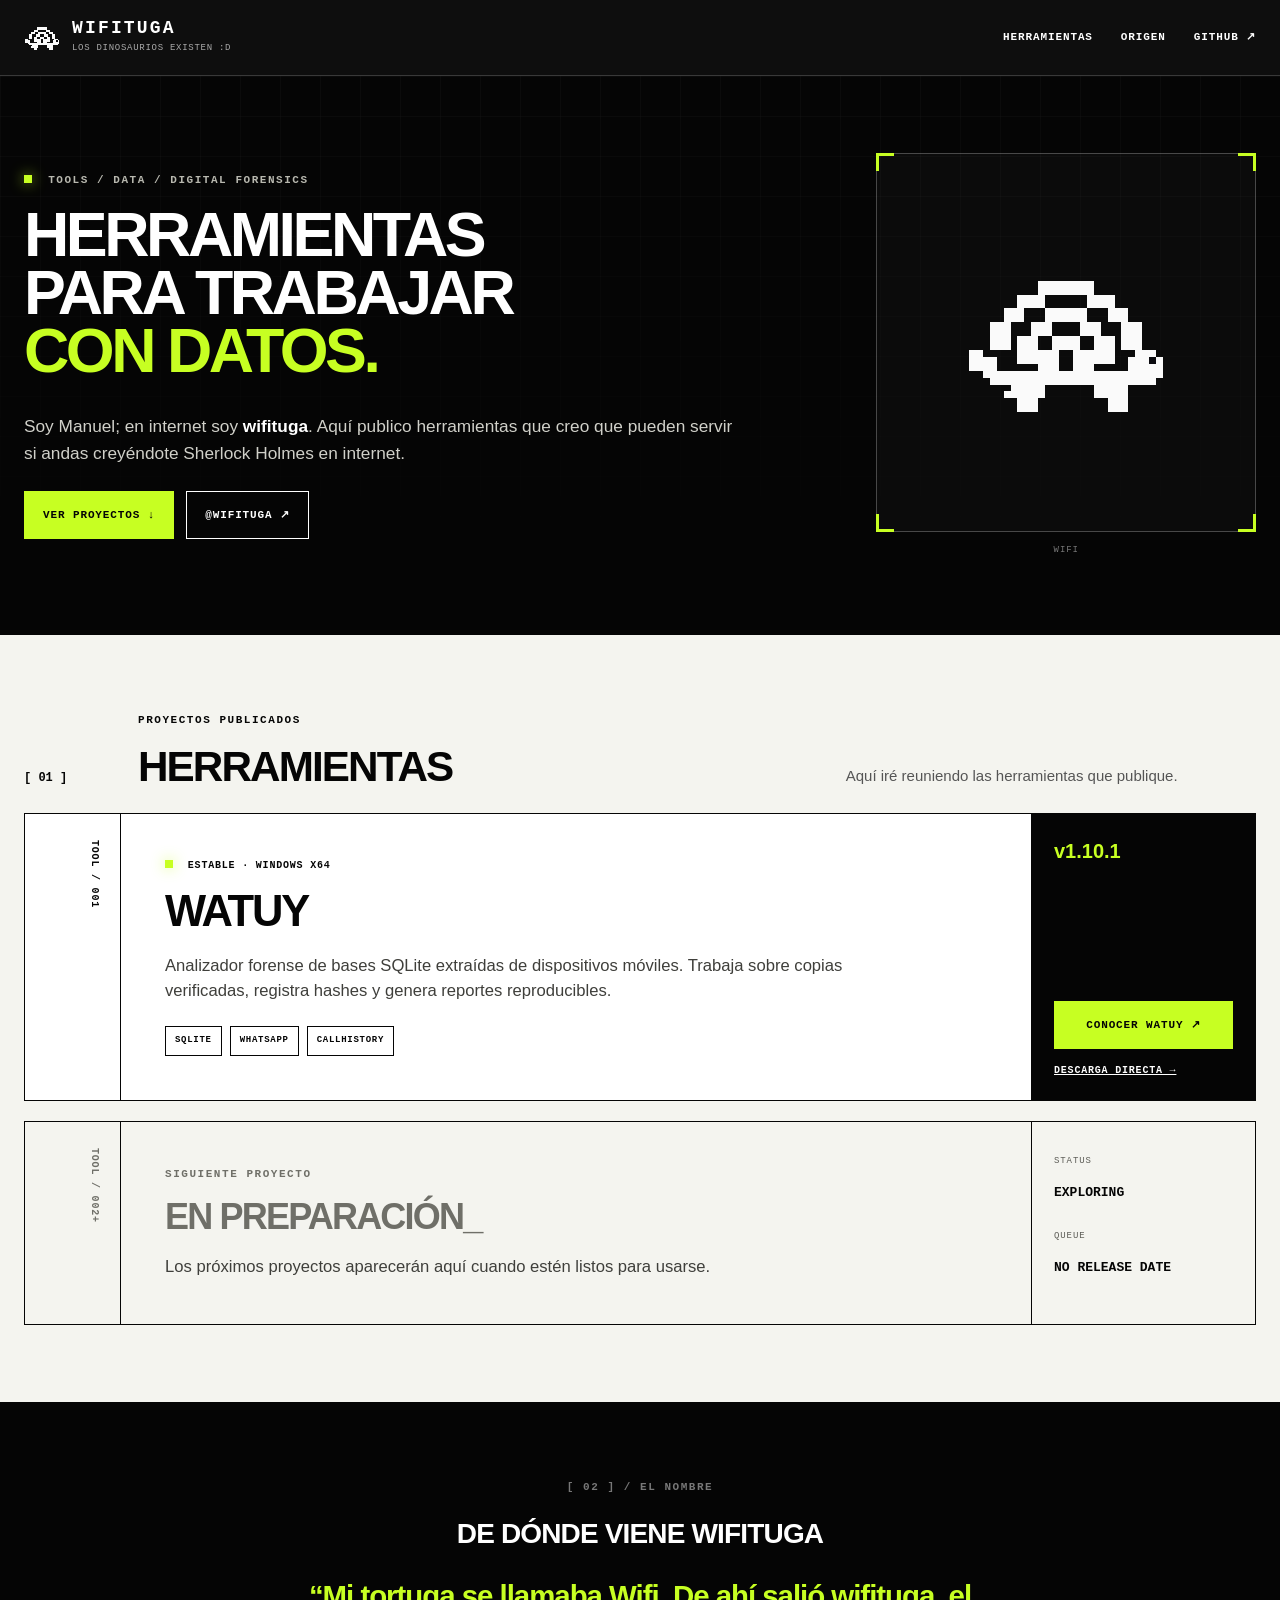
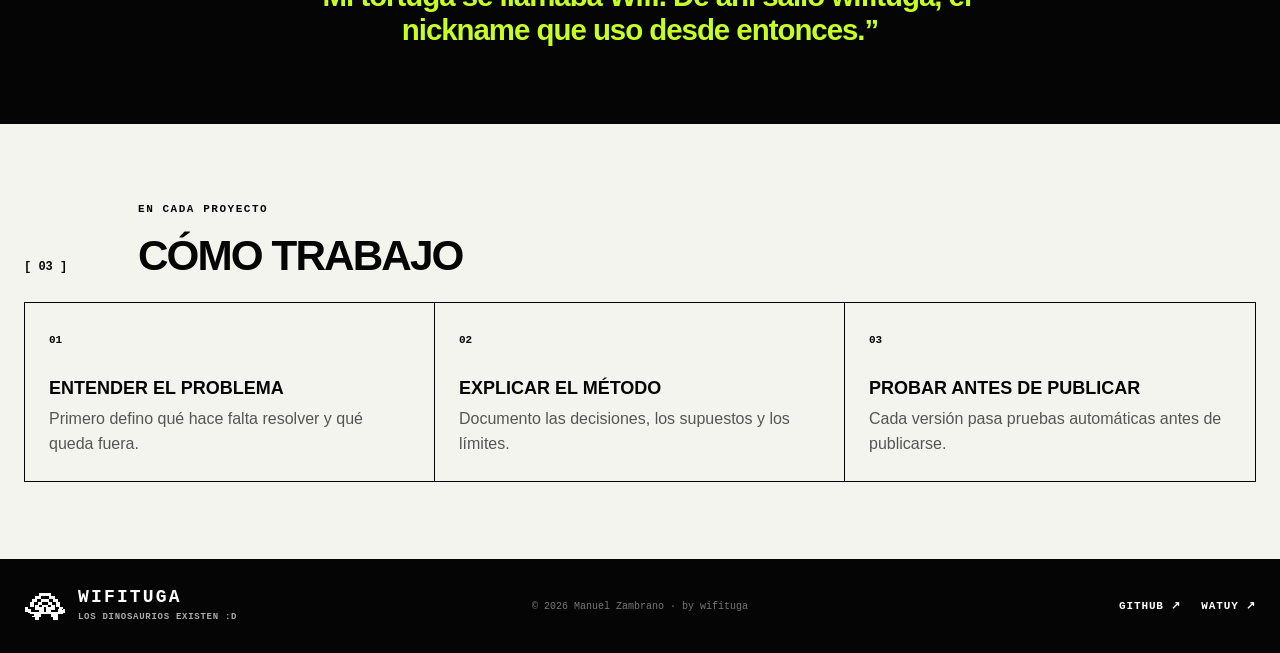
<file: index.html>
<!doctype html>
<html lang="es">
  <head>
    <meta charset="UTF-8" />
    <meta name="viewport" content="width=device-width, initial-scale=1" />
    <meta name="theme-color" content="#050505" />
    <meta
      name="description"
      content="Sitio de Manuel Zambrano, wifituga. Herramientas para investigar y documentar datos, entre ellas Watuy."
    />
    <meta name="author" content="Manuel Zambrano — wifituga" />
    <meta name="robots" content="index, follow, max-image-preview:large" />
    <link rel="canonical" href="https://wifituga.github.io/" />
    <link rel="icon" href="assets/turtle.svg" type="image/svg+xml" />

    <meta property="og:type" content="website" />
    <meta property="og:site_name" content="wifituga" />
    <meta
      property="og:title"
      content="wifituga — herramientas para mirar más cerca"
    />
    <meta
      property="og:description"
      content="Herramientas y proyectos de Manuel Zambrano, wifituga."
    />
    <meta property="og:url" content="https://wifituga.github.io/" />
    <meta
      property="og:image"
      content="https://wifituga.github.io/assets/og.png"
    />
    <meta property="og:image:width" content="1536" />
    <meta property="og:image:height" content="1024" />
    <meta
      property="og:image:alt"
      content="wifituga — herramientas para mirar más cerca"
    />
    <meta name="twitter:card" content="summary_large_image" />
    <meta
      name="twitter:title"
      content="wifituga — herramientas para mirar más cerca"
    />
    <meta
      name="twitter:description"
      content="Herramientas y proyectos de Manuel Zambrano, wifituga."
    />
    <meta
      name="twitter:image"
      content="https://wifituga.github.io/assets/og.png"
    />

    <title>wifituga — herramientas y proyectos</title>
    <link rel="stylesheet" href="styles.css" />

    <script type="application/ld+json">
      {
        "@context": "https://schema.org",
        "@graph": [
          {
            "@type": "Person",
            "@id": "https://wifituga.github.io/#creator",
            "name": "Manuel Zambrano",
            "alternateName": "wifituga",
            "url": "https://wifituga.github.io/",
            "sameAs": ["https://github.com/wifituga"]
          },
          {
            "@type": "WebSite",
            "@id": "https://wifituga.github.io/#website",
            "name": "wifituga",
            "url": "https://wifituga.github.io/",
            "inLanguage": "es",
            "author": { "@id": "https://wifituga.github.io/#creator" }
          },
          {
            "@type": "SoftwareApplication",
            "name": "Watuy",
            "softwareVersion": "1.10.2",
            "applicationCategory": "SecurityApplication",
            "operatingSystem": "Windows 10, Windows 11",
            "url": "https://wifituga.github.io/watuy-downloads/",
            "downloadUrl": "https://github.com/wifituga/watuy-downloads/releases/latest",
            "description": "Analizador forense de bases SQLite extraídas de dispositivos móviles.",
            "author": { "@id": "https://wifituga.github.io/#creator" },
            "offers": {
              "@type": "Offer",
              "price": "0",
              "priceCurrency": "USD"
            }
          }
        ]
      }
    </script>
  </head>
  <body>
    <a class="skip-link" href="#herramientas">Saltar a herramientas</a>

    <header class="site-header">
      <a class="brand" href="#inicio" aria-label="wifituga, inicio">
        <img src="assets/turtle.svg" alt="" width="36" height="36" />
        <span><b>WIFITUGA</b><small>LOS DINOSAURIOS EXISTEN :D</small></span>
      </a>
      <nav aria-label="Navegación principal">
        <a href="#herramientas">HERRAMIENTAS</a>
        <a href="#origen">ORIGEN</a>
        <a href="https://github.com/wifituga" rel="me noopener">GITHUB ↗</a>
      </nav>
    </header>

    <main id="inicio">
      <section class="hero" aria-labelledby="hero-title">
        <div class="hero-grid" aria-hidden="true"></div>
        <div class="hero-copy">
          <p class="kicker">
            <span></span> TOOLS / DATA / DIGITAL FORENSICS
          </p>
          <h1 id="hero-title">
            <span>HERRAMIENTAS</span><span>PARA TRABAJAR</span><em>CON DATOS.</em>
          </h1>
          <p class="hero-intro">
            Soy Manuel; en internet soy <strong>wifituga</strong>. Aquí publico
            herramientas que creo que pueden servir si andas creyéndote
            Sherlock Holmes en internet.
          </p>
          <div class="hero-actions">
            <a class="button button-primary" href="#herramientas"
              >VER PROYECTOS ↓</a
            >
            <a class="button button-quiet" href="https://github.com/wifituga"
              >@WIFITUGA ↗</a
            >
          </div>
        </div>
        <div class="hero-mark" aria-hidden="true">
          <div class="mark-frame">
            <span class="corner top-left"></span>
            <span class="corner top-right"></span>
            <span class="corner bottom-left"></span>
            <span class="corner bottom-right"></span>
            <img src="assets/turtle.svg" alt="" width="220" height="220" />
          </div>
          <p>WIFI</p>
        </div>
      </section>

      <section
        id="herramientas"
        class="section tools-section"
        aria-labelledby="tools-title"
      >
        <div class="section-heading">
          <p class="section-index">[ 01 ]</p>
          <div>
            <p class="eyebrow">PROYECTOS PUBLICADOS</p>
            <h2 id="tools-title">HERRAMIENTAS</h2>
          </div>
          <p class="section-note">
            Aquí iré reuniendo las herramientas que publique.
          </p>
        </div>

        <article class="product-card product-live">
          <div class="product-number">TOOL / 001</div>
          <div class="product-main">
            <div class="product-status">
              <span></span> ESTABLE · WINDOWS X64
            </div>
            <h3>WATUY</h3>
            <p>
              Analizador forense de bases SQLite extraídas de dispositivos
              móviles. Trabaja sobre copias verificadas, registra hashes y
              genera reportes reproducibles.
            </p>
            <ul class="tag-list" aria-label="Tecnologías y alcance de Watuy">
              <li>SQLITE</li>
              <li>WHATSAPP</li>
              <li>CALLHISTORY</li>
            </ul>
          </div>
          <div class="product-actions">
            <span class="version">v1.10.1</span>
            <a
              class="button button-primary"
              href="https://wifituga.github.io/watuy-downloads/"
              >CONOCER WATUY ↗</a
            >
            <a
              class="text-link"
              href="https://github.com/wifituga/watuy-downloads/releases/latest"
              >DESCARGA DIRECTA →</a
            >
          </div>
        </article>

        <article class="product-card product-next">
          <div class="product-number">TOOL / 002+</div>
          <div class="product-main">
            <p class="eyebrow">SIGUIENTE PROYECTO</p>
            <h3>EN PREPARACIÓN<span class="cursor">_</span></h3>
            <p>
              Los próximos proyectos aparecerán aquí cuando estén listos para
              usarse.
            </p>
          </div>
          <div class="product-actions product-code" aria-hidden="true">
            <span>STATUS</span>
            <b>EXPLORING</b>
            <span>QUEUE</span>
            <b>NO RELEASE DATE</b>
          </div>
        </article>
      </section>

      <section
        id="origen"
        class="section origin-section"
        aria-labelledby="origin-title"
      >
        <div class="origin-heading">
          <p class="eyebrow">[ 02 ] / EL NOMBRE</p>
          <h2 id="origin-title">DE DÓNDE VIENE WIFITUGA</h2>
        </div>
        <blockquote>
          “Mi tortuga se llamaba Wifi. De ahí salió wifituga, el nickname que
          uso desde entonces.”
        </blockquote>
      </section>

      <section
        id="como-trabajo"
        class="section principles-section"
        aria-labelledby="principles-title"
      >
        <div class="section-heading">
          <p class="section-index">[ 03 ]</p>
          <div>
            <p class="eyebrow">EN CADA PROYECTO</p>
            <h2 id="principles-title">CÓMO TRABAJO</h2>
          </div>
        </div>
        <div class="principles-grid">
          <article>
            <span>01</span>
            <h3>ENTENDER EL PROBLEMA</h3>
            <p>Primero defino qué hace falta resolver y qué queda fuera.</p>
          </article>
          <article>
            <span>02</span>
            <h3>EXPLICAR EL MÉTODO</h3>
            <p>Documento las decisiones, los supuestos y los límites.</p>
          </article>
          <article>
            <span>03</span>
            <h3>PROBAR ANTES DE PUBLICAR</h3>
            <p>Cada versión pasa pruebas automáticas antes de publicarse.</p>
          </article>
        </div>
      </section>
    </main>

    <footer>
      <a class="footer-brand" href="#inicio">
        <img src="assets/turtle.svg" alt="" width="42" height="42" />
        <span><b>WIFITUGA</b><small>LOS DINOSAURIOS EXISTEN :D</small></span>
      </a>
      <p>© 2026 Manuel Zambrano · by wifituga</p>
      <div>
        <a href="https://github.com/wifituga">GITHUB ↗</a
        ><a href="https://wifituga.github.io/watuy-downloads/">WATUY ↗</a>
      </div>
    </footer>
  </body>
</html>
</file>
<file: styles.css>
:root {
  --ink: #050505;
  --paper: #f4f4ef;
  --white: #fff;
  --muted: #9a9a91;
  --line: rgba(5, 5, 5, 0.2);
  --acid: #c7ff22;
  --max: 1240px;
}

* {
  box-sizing: border-box;
}
html {
  scroll-behavior: smooth;
}
body {
  margin: 0;
  background: var(--paper);
  color: var(--ink);
  font-family: "Courier New", Courier, monospace;
  line-height: 1.5;
  text-rendering: optimizeLegibility;
}
a {
  color: inherit;
}
img {
  display: block;
  max-width: 100%;
}

.skip-link {
  position: fixed;
  top: -100px;
  left: 16px;
  z-index: 100;
  padding: 10px 14px;
  background: var(--acid);
  color: var(--ink);
  font-weight: 900;
}
.skip-link:focus {
  top: 12px;
}

.site-header {
  position: sticky;
  top: 0;
  z-index: 50;
  display: flex;
  min-height: 76px;
  align-items: center;
  justify-content: space-between;
  padding: 12px max(24px, calc((100vw - var(--max)) / 2));
  border-bottom: 1px solid rgba(255, 255, 255, 0.18);
  background: rgba(5, 5, 5, 0.96);
  color: var(--white);
  backdrop-filter: blur(12px);
}
.brand,
.footer-brand {
  display: flex;
  align-items: center;
  gap: 12px;
  text-decoration: none;
}
.brand img,
.footer-brand img {
  filter: invert(1);
}
.brand span,
.footer-brand span {
  display: grid;
}
.brand b,
.footer-brand b {
  font-size: 18px;
  letter-spacing: 0.12em;
  line-height: 1;
}
.brand small,
.footer-brand small {
  margin-top: 5px;
  color: #aaa;
  font-size: 9px;
  letter-spacing: 0.08em;
}
nav {
  display: flex;
  align-items: center;
  gap: 28px;
}
nav a,
footer a {
  font-size: 11px;
  font-weight: 900;
  letter-spacing: 0.08em;
  text-decoration: none;
}
nav a:hover,
nav a:focus-visible,
footer a:hover,
footer a:focus-visible {
  color: var(--acid);
}

.hero {
  position: relative;
  display: grid;
  min-height: auto;
  grid-template-columns: minmax(0, 1.35fr) minmax(320px, 0.65fr);
  align-items: center;
  gap: clamp(36px, 5vw, 64px);
  overflow: hidden;
  padding: clamp(48px, 6vw, 84px) max(24px, calc((100vw - var(--max)) / 2));
  background: var(--ink);
  color: var(--white);
}
.hero-grid {
  position: absolute;
  inset: 0;
  opacity: 0.13;
  background-image:
    linear-gradient(rgba(255, 255, 255, 0.2) 1px, transparent 1px),
    linear-gradient(90deg, rgba(255, 255, 255, 0.2) 1px, transparent 1px);
  background-size: 40px 40px;
  mask-image: linear-gradient(to bottom, black, transparent 88%);
}
.hero-copy,
.hero-mark {
  position: relative;
  z-index: 1;
}
.kicker,
.eyebrow {
  margin: 0 0 18px;
  font-size: 11px;
  font-weight: 900;
  letter-spacing: 0.14em;
}
.kicker {
  color: #b8b8af;
}
.kicker span,
.product-status span {
  display: inline-block;
  width: 8px;
  height: 8px;
  margin-right: 8px;
  background: var(--acid);
  box-shadow: 0 0 14px rgba(199, 255, 34, 0.7);
}
h1,
h2,
h3,
p {
  overflow-wrap: anywhere;
}
h1 {
  max-width: 820px;
  margin: 0;
  font-family: Arial, Helvetica, sans-serif;
  font-size: clamp(38px, 4.9vw, 64px);
  font-weight: 900;
  letter-spacing: -0.055em;
  line-height: 0.92;
}
h1 span,
h1 em {
  display: block;
  white-space: nowrap;
}
h1 em {
  color: var(--acid);
  font-style: normal;
}
.hero-intro {
  max-width: 720px;
  margin: 34px 0 0;
  color: #d0d0c9;
  font-family: Arial, Helvetica, sans-serif;
  font-size: clamp(15px, 1.35vw, 18px);
  line-height: 1.55;
}
.hero-intro strong {
  color: var(--white);
}
.hero-actions {
  display: flex;
  flex-wrap: wrap;
  gap: 12px;
  margin-top: 24px;
}
.button {
  display: inline-flex;
  min-height: 48px;
  align-items: center;
  justify-content: center;
  padding: 13px 18px;
  border: 1px solid currentColor;
  font-size: 11px;
  font-weight: 900;
  letter-spacing: 0.08em;
  text-decoration: none;
  transition:
    transform 0.16s ease,
    background 0.16s ease,
    color 0.16s ease;
}
.button:hover,
.button:focus-visible {
  transform: translate(-3px, -3px);
  box-shadow: 3px 3px 0 currentColor;
}
.button-primary {
  border-color: var(--acid);
  background: var(--acid);
  color: var(--ink);
}
.button-quiet {
  color: var(--white);
}
.mark-frame {
  position: relative;
  display: grid;
  aspect-ratio: 1;
  place-items: center;
  border: 1px solid rgba(255, 255, 255, 0.25);
  background: rgba(255, 255, 255, 0.025);
}
.mark-frame img {
  width: 55%;
  filter: invert(1);
  image-rendering: pixelated;
}
.corner {
  position: absolute;
  width: 18px;
  height: 18px;
  border-color: var(--acid);
}
.top-left {
  top: -1px;
  left: -1px;
  border-top: 3px solid var(--acid);
  border-left: 3px solid var(--acid);
}
.top-right {
  top: -1px;
  right: -1px;
  border-top: 3px solid var(--acid);
  border-right: 3px solid var(--acid);
}
.bottom-left {
  bottom: -1px;
  left: -1px;
  border-bottom: 3px solid var(--acid);
  border-left: 3px solid var(--acid);
}
.bottom-right {
  right: -1px;
  bottom: -1px;
  border-right: 3px solid var(--acid);
  border-bottom: 3px solid var(--acid);
}
.hero-mark > p {
  margin: 12px 0 0;
  color: #777;
  font-size: 9px;
  letter-spacing: 0.1em;
  text-align: center;
}

.section {
  padding: clamp(52px, 6vw, 84px) max(24px, calc((100vw - var(--max)) / 2));
}
.section-heading {
  display: grid;
  grid-template-columns: 90px minmax(260px, 1fr) minmax(240px, 0.6fr);
  align-items: end;
  gap: 24px;
  margin-bottom: 26px;
}
.section-index {
  margin: 0;
  font-size: 12px;
  font-weight: 900;
}
.section-heading h2 {
  margin: 0;
  font-family: Arial, Helvetica, sans-serif;
  font-size: clamp(28px, 3.3vw, 44px);
  font-weight: 900;
  letter-spacing: -0.045em;
  line-height: 0.98;
}
.section-note {
  margin: 0;
  color: #555;
  font-family: Arial, Helvetica, sans-serif;
  font-size: 15px;
  line-height: 1.55;
}

.product-card {
  display: grid;
  grid-template-columns: 96px minmax(0, 1fr) 224px;
  border: 1px solid var(--ink);
  background: var(--white);
}
.product-card + .product-card {
  margin-top: 20px;
}
.product-number {
  padding: 26px 18px;
  border-right: 1px solid var(--ink);
  font-size: 10px;
  font-weight: 900;
  letter-spacing: 0.08em;
  writing-mode: vertical-rl;
}
.product-main {
  padding: clamp(24px, 3.5vw, 44px);
}
.product-status {
  margin-bottom: 18px;
  font-size: 10px;
  font-weight: 900;
  letter-spacing: 0.08em;
}
.product-main h3 {
  margin: 0;
  font-family: Arial, Helvetica, sans-serif;
  font-size: clamp(28px, 3.4vw, 44px);
  font-weight: 900;
  letter-spacing: -0.05em;
  line-height: 0.95;
}
.product-main > p:not(.eyebrow) {
  max-width: 760px;
  margin: 20px 0 0;
  color: #3f3f3b;
  font-family: Arial, Helvetica, sans-serif;
  font-size: clamp(15px, 1.3vw, 17px);
  line-height: 1.55;
}
.tag-list {
  display: flex;
  flex-wrap: wrap;
  gap: 8px;
  margin: 22px 0 0;
  padding: 0;
  list-style: none;
}
.tag-list li {
  padding: 7px 9px;
  border: 1px solid var(--ink);
  font-size: 9px;
  font-weight: 900;
  letter-spacing: 0.08em;
}
.product-actions {
  display: flex;
  flex-direction: column;
  justify-content: flex-end;
  gap: 14px;
  padding: 22px;
  border-left: 1px solid var(--ink);
  background: var(--ink);
  color: var(--white);
}
.version {
  margin-bottom: auto;
  color: var(--acid);
  font-family: Arial, Helvetica, sans-serif;
  font-size: 20px;
  font-weight: 900;
}
.text-link,
.inverse-link {
  font-size: 10px;
  font-weight: 900;
  letter-spacing: 0.08em;
}
.product-actions .button {
  width: 100%;
}
.product-next {
  background: transparent;
  color: #6f6f68;
}
.product-next .product-main h3 {
  font-size: clamp(24px, 3vw, 36px);
}
.product-next .product-actions {
  justify-content: center;
  background: transparent;
  color: var(--ink);
}
.product-code span {
  color: #5c5c56;
  font-size: 9px;
  letter-spacing: 0.1em;
}
.product-code b {
  margin-bottom: 14px;
  font-size: 13px;
}
.cursor {
  animation: blink 1s steps(1) infinite;
}
@keyframes blink {
  50% {
    opacity: 0;
  }
}

.origin-section {
  background: var(--ink);
  color: var(--white);
}
.origin-heading {
  max-width: 720px;
  margin: 0 auto 24px;
  text-align: center;
}
.origin-heading .eyebrow {
  color: #777;
}
.origin-heading h2 {
  margin: 0;
  font-family: Arial, Helvetica, sans-serif;
  font-size: clamp(20px, 2.2vw, 28px);
  letter-spacing: -0.03em;
}
blockquote {
  max-width: 760px;
  margin: 0 auto;
  color: var(--acid);
  font-family: Arial, Helvetica, sans-serif;
  font-size: clamp(20px, 2.3vw, 30px);
  font-weight: 900;
  letter-spacing: -0.035em;
  line-height: 1.15;
  text-align: center;
}

.principles-grid {
  display: grid;
  grid-template-columns: repeat(3, 1fr);
  border: 1px solid var(--ink);
}
.principles-grid article {
  min-height: 178px;
  padding: 24px;
  border-right: 1px solid var(--ink);
}
.principles-grid article:last-child {
  border-right: 0;
}
.principles-grid span {
  font-size: 11px;
  font-weight: 900;
}
.principles-grid h3 {
  margin: 28px 0 10px;
  font-family: Arial, Helvetica, sans-serif;
  font-size: 18px;
  line-height: 1;
}
.principles-grid p {
  margin: 0;
  color: #555;
  font-family: Arial, Helvetica, sans-serif;
  line-height: 1.55;
}

footer {
  display: grid;
  grid-template-columns: 1fr auto 1fr;
  align-items: center;
  gap: 24px;
  padding: 26px max(24px, calc((100vw - var(--max)) / 2));
  background: var(--ink);
  color: var(--white);
}
footer p {
  margin: 0;
  color: #777;
  font-size: 10px;
  text-align: center;
}
footer > div {
  display: flex;
  justify-content: flex-end;
  gap: 20px;
}

@media (max-width: 900px) {
  nav a:not(:last-child) {
    display: none;
  }
  .hero {
    grid-template-columns: 1fr;
  }
  .hero-mark {
    width: min(400px, 75vw);
  }
  .section-heading {
    grid-template-columns: 54px 1fr;
  }
  .section-note {
    grid-column: 2;
  }
  .product-card {
    grid-template-columns: 70px 1fr;
  }
  .product-actions {
    grid-column: 2;
    border-top: 1px solid var(--ink);
    border-left: 0;
  }
  .version {
    margin-bottom: 20px;
  }
  .principles-grid {
    grid-template-columns: 1fr;
  }
  .principles-grid article {
    border-right: 0;
    border-bottom: 1px solid var(--ink);
  }
  .principles-grid article:last-child {
    border-bottom: 0;
  }
  footer {
    grid-template-columns: 1fr;
    justify-items: start;
  }
  footer p {
    text-align: left;
  }
  footer > div {
    justify-content: flex-start;
  }
}

@media (max-width: 560px) {
  .site-header {
    min-height: 68px;
  }
  .brand small {
    display: none;
  }
  .section-heading {
    grid-template-columns: 1fr;
  }
  .section-note,
  .section-heading > * {
    grid-column: 1;
  }
  .product-card {
    grid-template-columns: 1fr;
  }
  .product-number {
    border-right: 0;
    border-bottom: 1px solid var(--ink);
    writing-mode: initial;
  }
  .product-actions {
    grid-column: 1;
  }
  .hero-actions .button {
    width: 100%;
  }
  h1 {
    font-size: clamp(32px, 9.2vw, 42px);
  }
}

@media (prefers-reduced-motion: reduce) {
  html {
    scroll-behavior: auto;
  }
  *,
  *::before,
  *::after {
    animation-duration: 0.01ms !important;
    animation-iteration-count: 1 !important;
    transition-duration: 0.01ms !important;
  }
}
</file>
